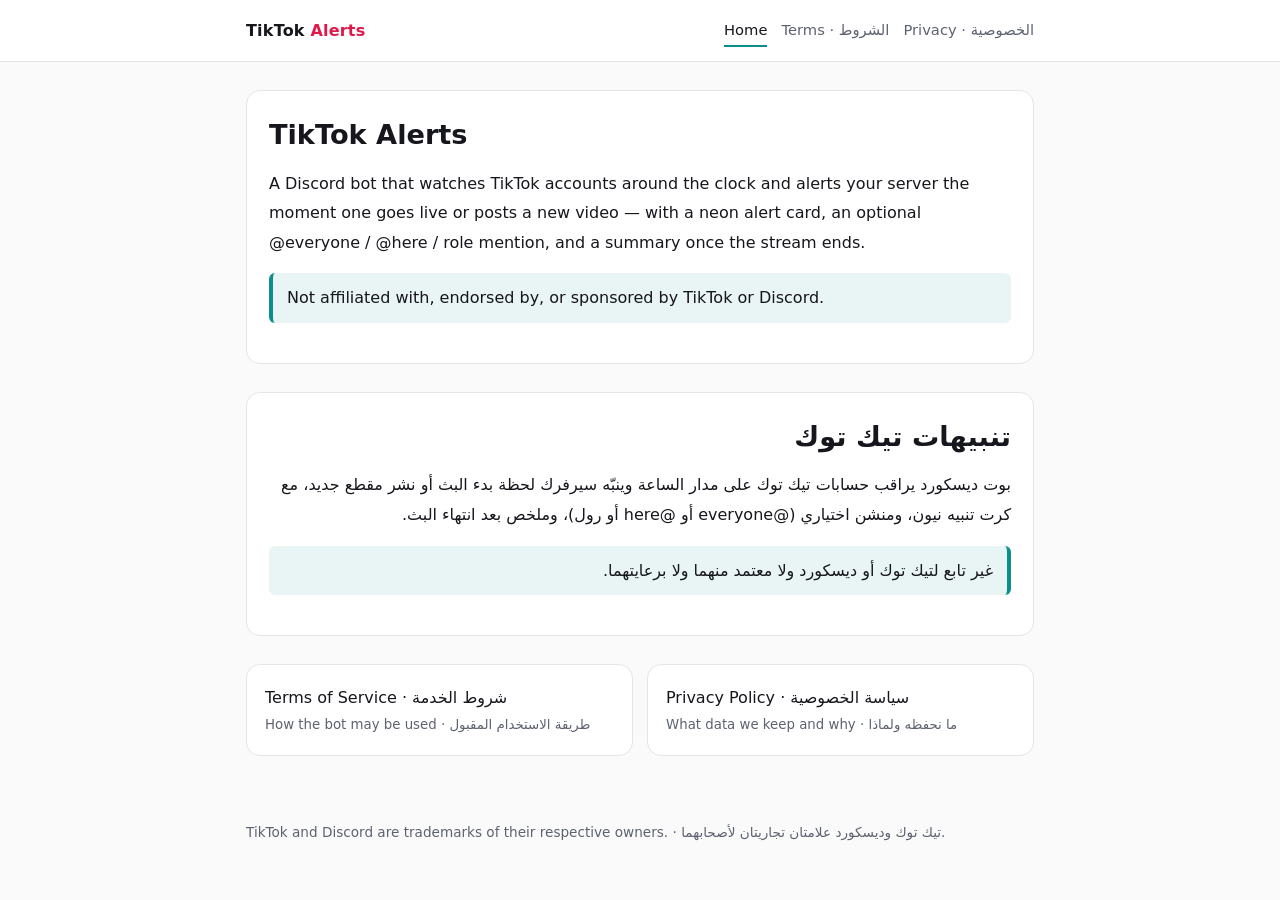
<file: index.html>
<!doctype html>
<html lang="en">
<head>
<meta charset="utf-8">
<meta name="viewport" content="width=device-width, initial-scale=1">
<title>TikTok Alerts — تنبيهات تيك توك</title>
<meta name="description" content="A Discord bot that alerts your server when a TikTok account goes live or posts. بوت ديسكورد ينبّه سيرفرك لما حساب تيك توك يبدأ بث أو ينشر مقطع.">
<link rel="stylesheet" href="style.css">
</head>
<body>
<header class="top"><div class="bar">
  <span class="brand">TikTok <b>Alerts</b></span>
  <nav>
    <a href="index.html" aria-current="page">Home</a>
    <a href="terms-of-service.html">Terms · الشروط</a>
    <a href="privacy-policy.html">Privacy · الخصوصية</a>
  </nav>
</div></header>

<main>
<section class="lang" lang="en" dir="ltr">
<h1>TikTok Alerts</h1>
<p>A Discord bot that watches TikTok accounts around the clock and alerts your server the moment one goes live or posts a new video — with a neon alert card, an optional @everyone / @here / role mention, and a summary once the stream ends.</p>
<p class="note">Not affiliated with, endorsed by, or sponsored by TikTok or Discord.</p>
</section>

<section class="lang" lang="ar" dir="rtl">
<h1>تنبيهات تيك توك</h1>
<p>بوت ديسكورد يراقب حسابات تيك توك على مدار الساعة وينبّه سيرفرك لحظة بدء البث أو نشر مقطع جديد، مع كرت تنبيه نيون، ومنشن اختياري (@everyone أو @here أو رول)، وملخص بعد انتهاء البث.</p>
<p class="note">غير تابع لتيك توك أو ديسكورد ولا معتمد منهما ولا برعايتهما.</p>
</section>

<div class="cards">
  <a href="terms-of-service.html">Terms of Service · شروط الخدمة<small>How the bot may be used · طريقة الاستخدام المقبول</small></a>
  <a href="privacy-policy.html">Privacy Policy · سياسة الخصوصية<small>What data we keep and why · ما نحفظه ولماذا</small></a>
</div>
</main>
<footer>TikTok and Discord are trademarks of their respective owners. · تيك توك وديسكورد علامتان تجاريتان لأصحابهما.</footer>
</body>
</html>
</file>
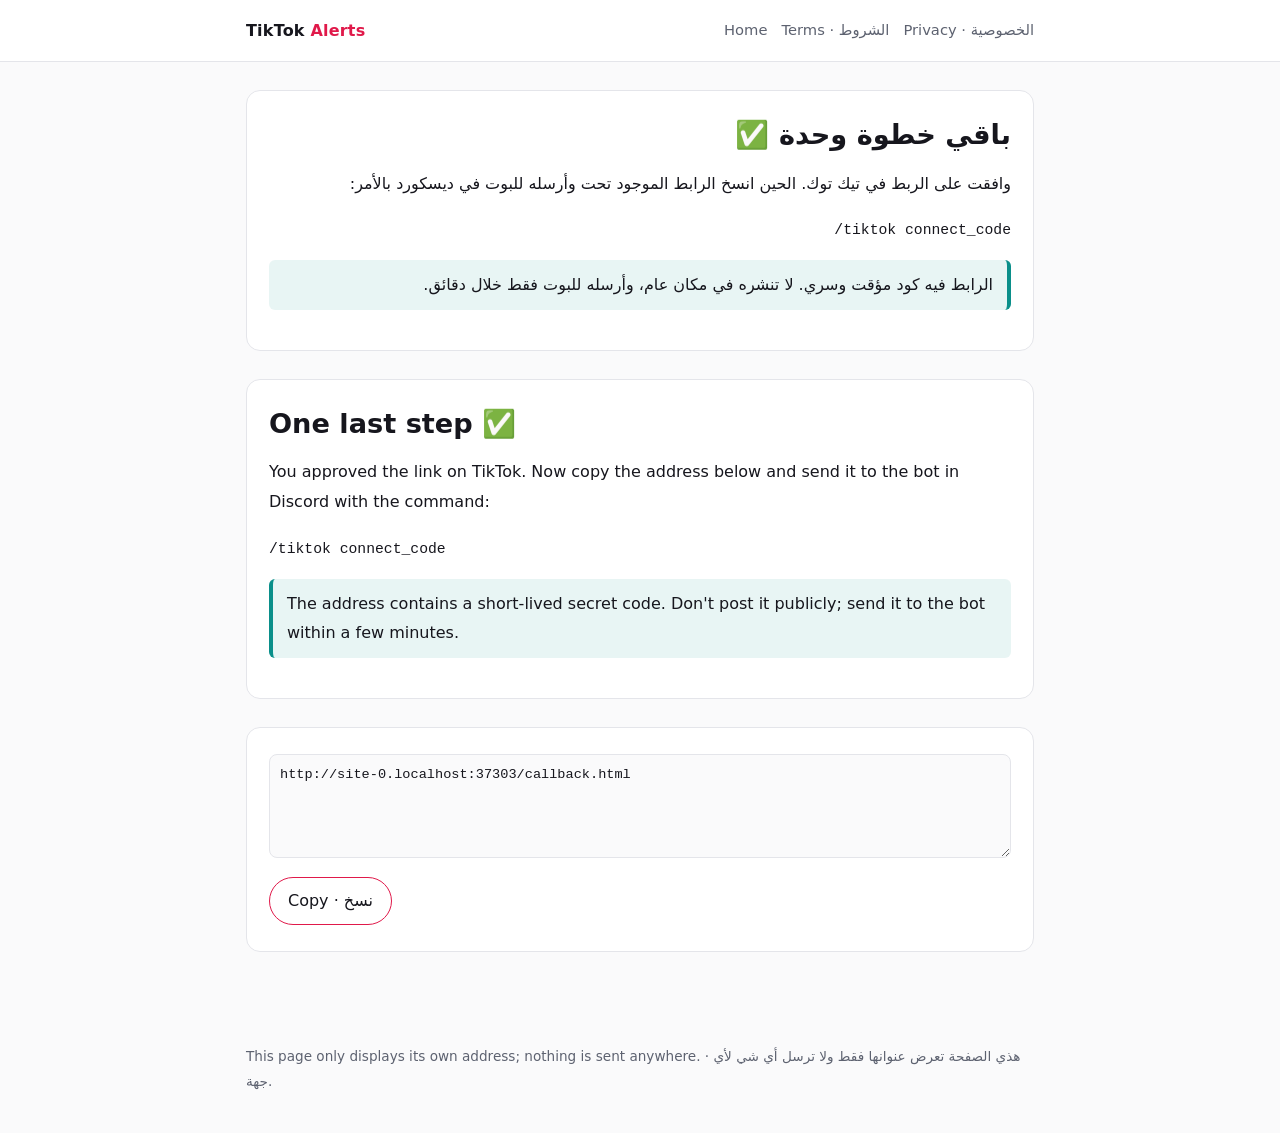
<file: callback.html>
<!doctype html>
<html lang="en">
<head>
<meta charset="utf-8">
<meta name="viewport" content="width=device-width, initial-scale=1">
<meta name="referrer" content="no-referrer">
<meta name="robots" content="noindex">
<title>Almost done · باقي خطوة — TikTok Alerts</title>
<link rel="stylesheet" href="style.css">
<style>
  .copybox { width: 100%; font: .85rem/1.5 ui-monospace, Consolas, monospace; padding: 10px; border: 1px solid var(--line);
             border-radius: 8px; background: var(--bg); color: var(--fg); direction: ltr; text-align: left; resize: vertical; }
  button { margin-top: 10px; font: inherit; padding: 8px 18px; border-radius: 999px; border: 1px solid var(--pink);
           background: transparent; color: var(--fg); cursor: pointer; }
  button:hover { background: var(--pink); color: #fff; }
  #done { display: none; margin-inline-start: 10px; color: var(--cyan); }
</style>
</head>
<body>
<header class="top"><div class="bar">
  <span class="brand">TikTok <b>Alerts</b></span>
  <nav>
    <a href="index.html">Home</a>
    <a href="terms-of-service.html">Terms · الشروط</a>
    <a href="privacy-policy.html">Privacy · الخصوصية</a>
  </nav>
</div></header>

<main>
<section class="lang" lang="ar" dir="rtl">
  <h1>باقي خطوة وحدة ✅</h1>
  <p>وافقت على الربط في تيك توك. الحين انسخ الرابط الموجود تحت وأرسله للبوت في ديسكورد بالأمر:</p>
  <p><code>/tiktok connect_code</code></p>
  <p class="note">الرابط فيه كود مؤقت وسري. لا تنشره في مكان عام، وأرسله للبوت فقط خلال دقائق.</p>
</section>

<section class="lang" lang="en" dir="ltr">
  <h1>One last step ✅</h1>
  <p>You approved the link on TikTok. Now copy the address below and send it to the bot in Discord with the command:</p>
  <p><code>/tiktok connect_code</code></p>
  <p class="note">The address contains a short-lived secret code. Don't post it publicly; send it to the bot within a few minutes.</p>
</section>

<section class="lang" lang="en" dir="ltr">
  <textarea class="copybox" id="url" rows="4" readonly aria-label="Address to copy"></textarea>
  <button type="button" id="copy">Copy · نسخ</button><span id="done">✔</span>
  <noscript><p>JavaScript is off: copy the whole address from your browser's address bar. · انسخ الرابط كامل من شريط العنوان.</p></noscript>
</section>
</main>
<footer>This page only displays its own address; nothing is sent anywhere. · هذي الصفحة تعرض عنوانها فقط ولا ترسل أي شي لأي جهة.</footer>
<script>
  var box = document.getElementById("url");
  box.value = location.href;
  document.getElementById("copy").addEventListener("click", function () {
    box.select();
    var ok = false;
    try { ok = document.execCommand("copy"); } catch (e) {}
    if (!ok && navigator.clipboard) { navigator.clipboard.writeText(box.value); ok = true; }
    document.getElementById("done").style.display = ok ? "inline" : "none";
  });
</script>
</body>
</html>
</file>
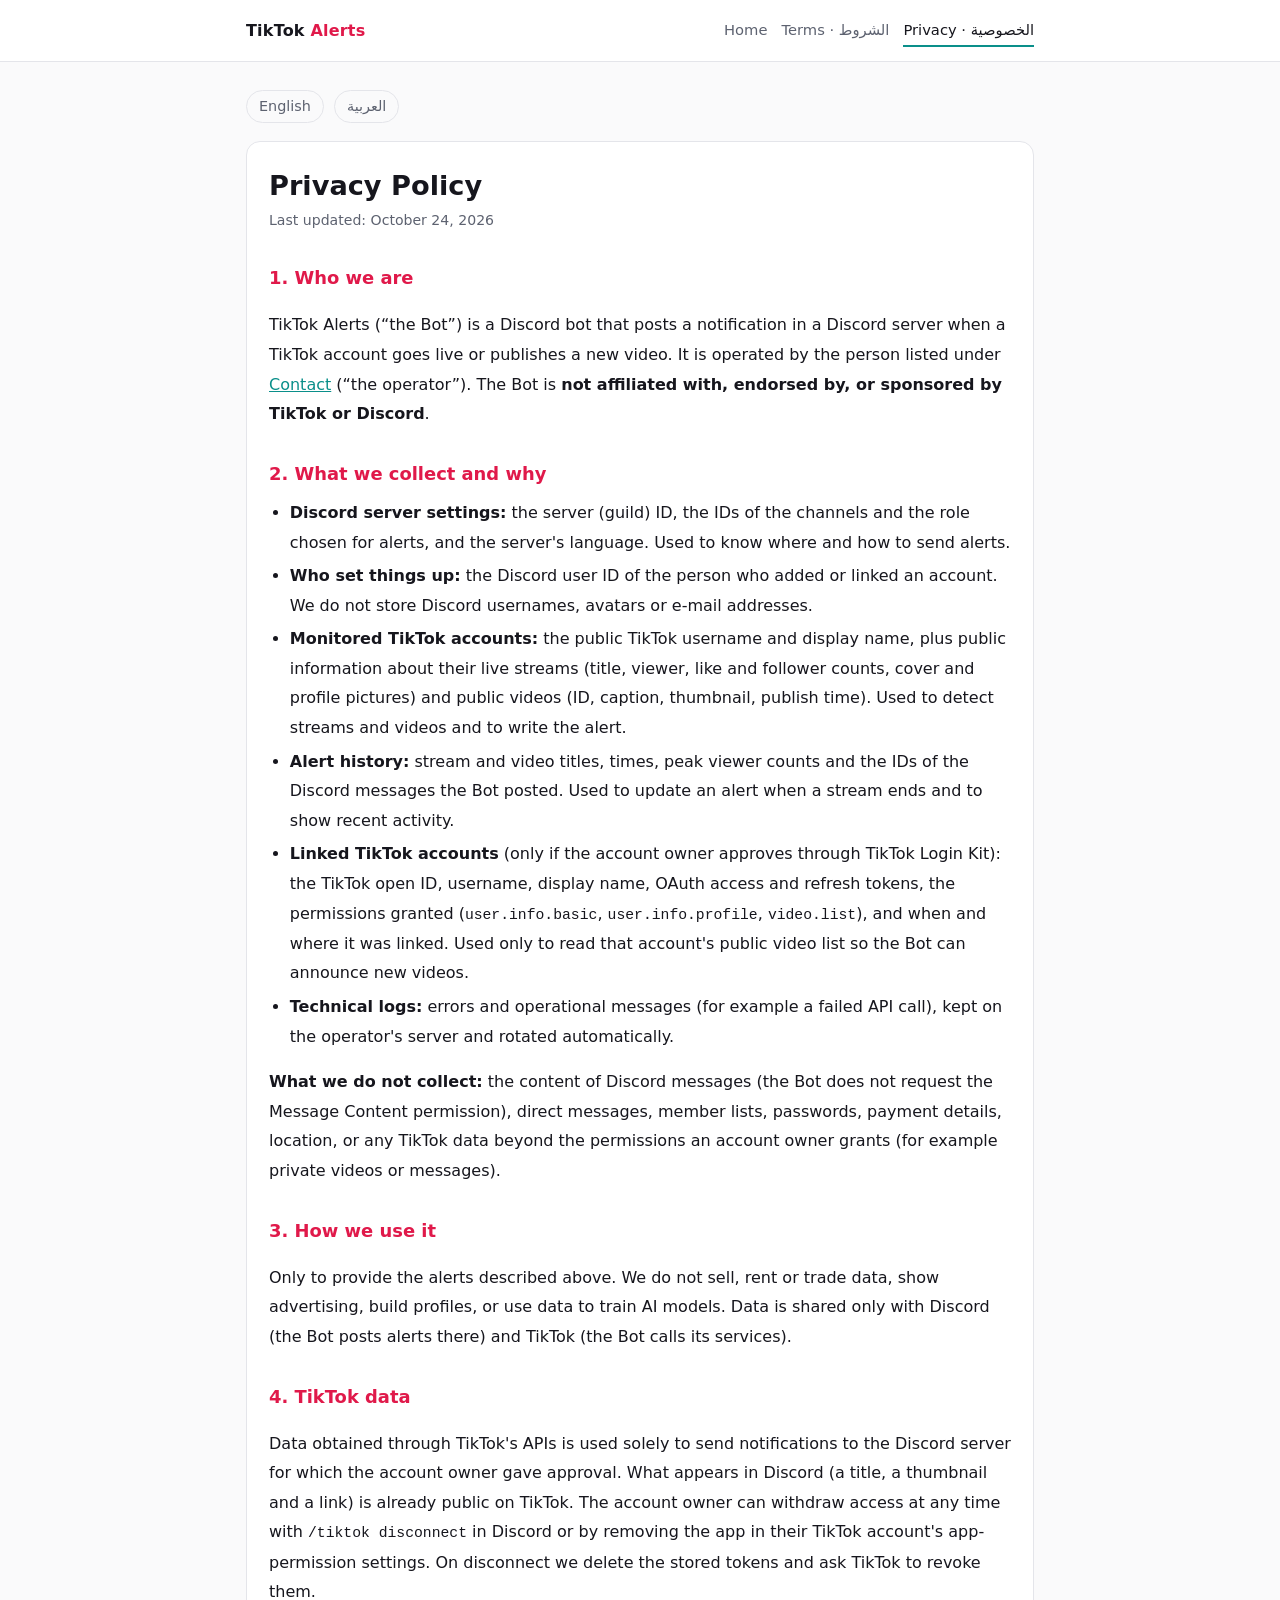
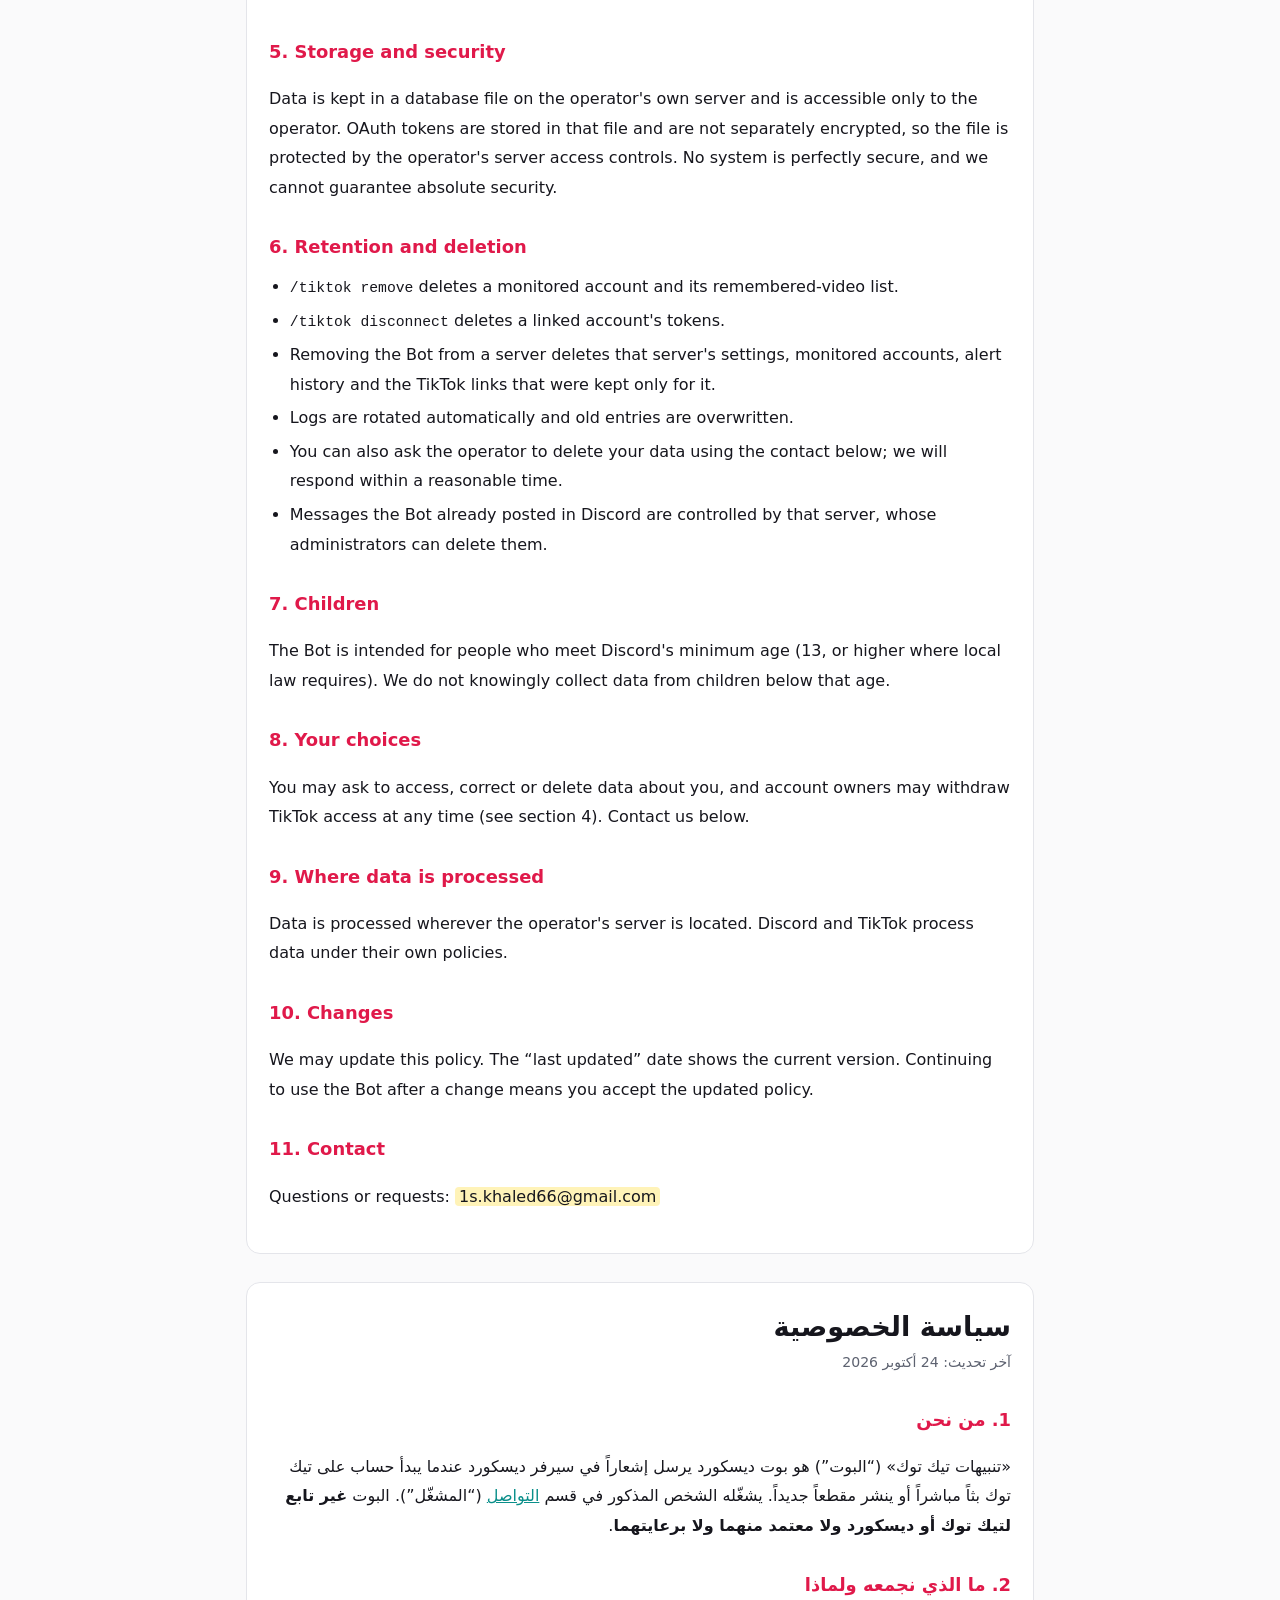
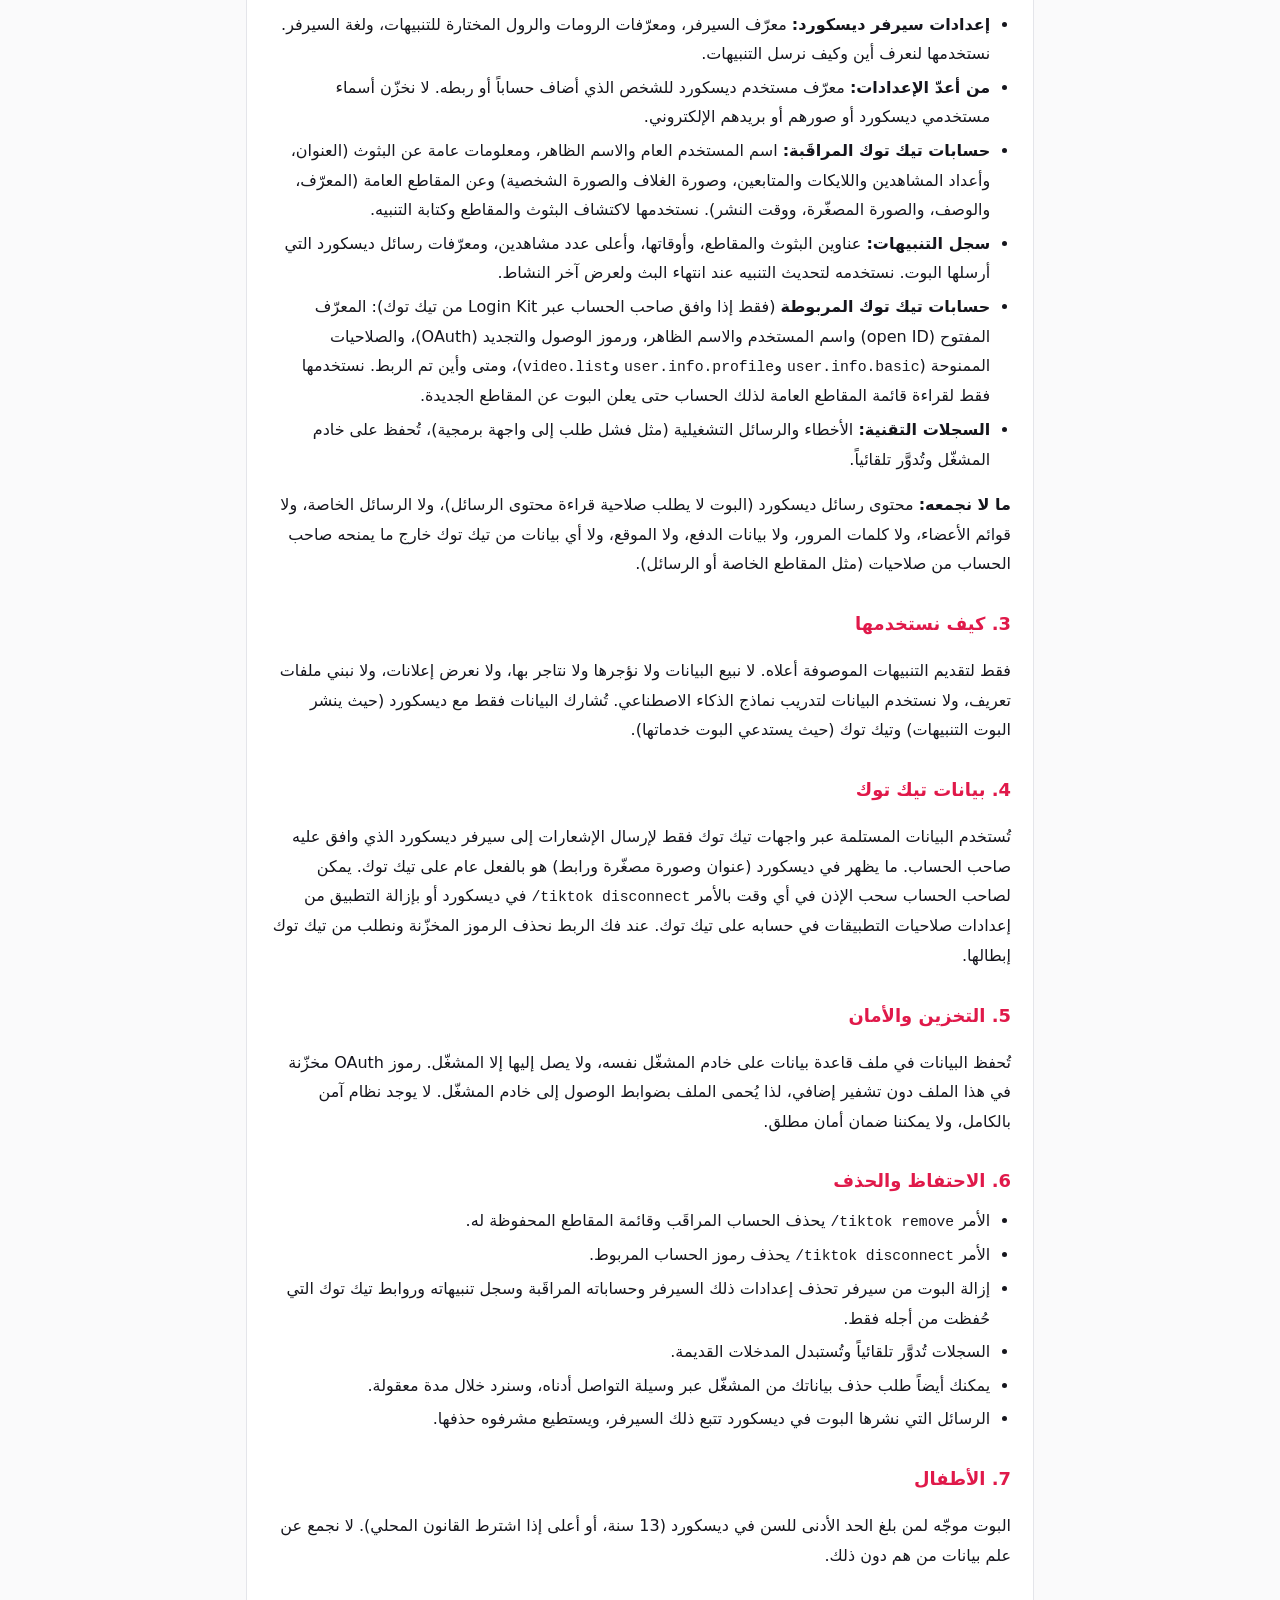
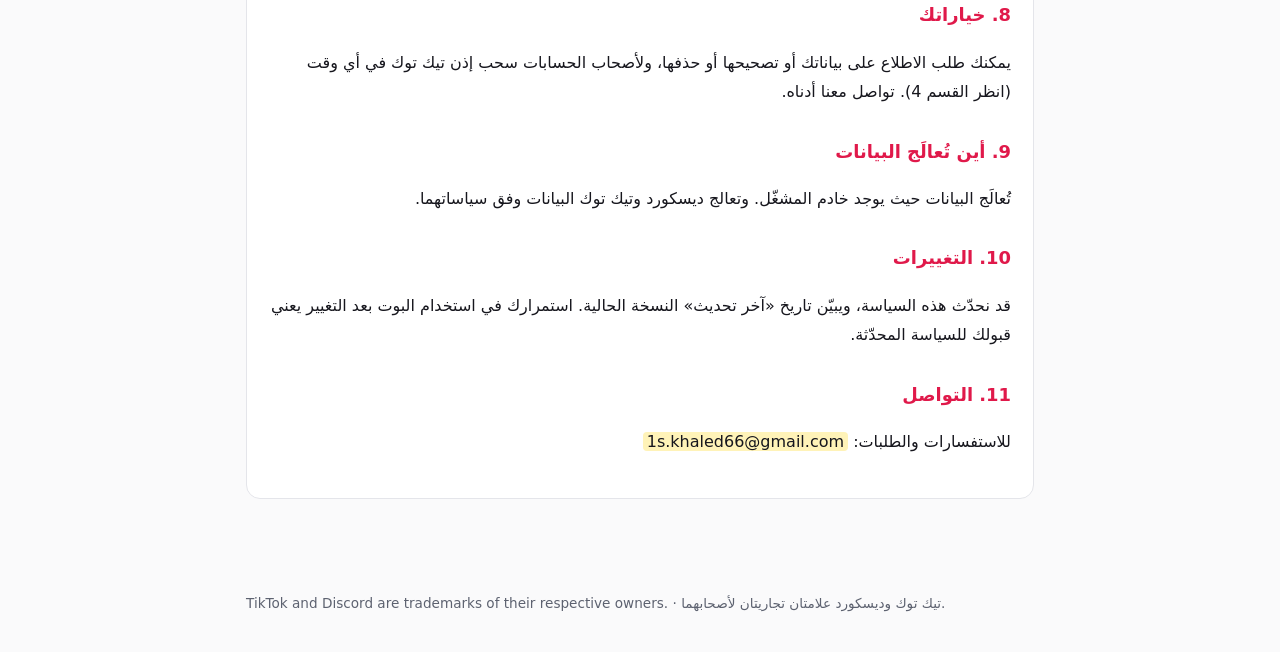
<file: privacy-policy.html>
<!doctype html>
<html lang="en">
<head>
<meta charset="utf-8">
<meta name="viewport" content="width=device-width, initial-scale=1">
<title>Privacy Policy · سياسة الخصوصية — TikTok Alerts</title>
<meta name="description" content="Privacy Policy for the TikTok Alerts Discord bot. سياسة الخصوصية لبوت تنبيهات تيك توك.">
<link rel="stylesheet" href="style.css">
</head>
<body>
<header class="top"><div class="bar">
  <span class="brand">TikTok <b>Alerts</b></span>
  <nav>
    <a href="index.html">Home</a>
    <a href="terms-of-service.html">Terms · الشروط</a>
    <a href="privacy-policy.html" aria-current="page">Privacy · الخصوصية</a>
  </nav>
</div></header>

<main>
<div class="langs"><a href="#en">English</a><a href="#ar">العربية</a></div>

<section class="lang" id="en" lang="en" dir="ltr">
<h1>Privacy Policy</h1>
<p class="updated">Last updated: October 24, 2026</p>

<h2>1. Who we are</h2>
<p>TikTok Alerts (“the Bot”) is a Discord bot that posts a notification in a Discord server when a TikTok account goes live or publishes a new video. It is operated by the person listed under <a href="#contact-en">Contact</a> (“the operator”). The Bot is <strong>not affiliated with, endorsed by, or sponsored by TikTok or Discord</strong>.</p>

<h2>2. What we collect and why</h2>
<ul>
  <li><strong>Discord server settings:</strong> the server (guild) ID, the IDs of the channels and the role chosen for alerts, and the server's language. Used to know where and how to send alerts.</li>
  <li><strong>Who set things up:</strong> the Discord user ID of the person who added or linked an account. We do not store Discord usernames, avatars or e-mail addresses.</li>
  <li><strong>Monitored TikTok accounts:</strong> the public TikTok username and display name, plus public information about their live streams (title, viewer, like and follower counts, cover and profile pictures) and public videos (ID, caption, thumbnail, publish time). Used to detect streams and videos and to write the alert.</li>
  <li><strong>Alert history:</strong> stream and video titles, times, peak viewer counts and the IDs of the Discord messages the Bot posted. Used to update an alert when a stream ends and to show recent activity.</li>
  <li><strong>Linked TikTok accounts</strong> (only if the account owner approves through TikTok Login Kit): the TikTok open ID, username, display name, OAuth access and refresh tokens, the permissions granted (<code>user.info.basic</code>, <code>user.info.profile</code>, <code>video.list</code>), and when and where it was linked. Used only to read that account's public video list so the Bot can announce new videos.</li>
  <li><strong>Technical logs:</strong> errors and operational messages (for example a failed API call), kept on the operator's server and rotated automatically.</li>
</ul>
<p><strong>What we do not collect:</strong> the content of Discord messages (the Bot does not request the Message Content permission), direct messages, member lists, passwords, payment details, location, or any TikTok data beyond the permissions an account owner grants (for example private videos or messages).</p>

<h2>3. How we use it</h2>
<p>Only to provide the alerts described above. We do not sell, rent or trade data, show advertising, build profiles, or use data to train AI models. Data is shared only with Discord (the Bot posts alerts there) and TikTok (the Bot calls its services).</p>

<h2>4. TikTok data</h2>
<p>Data obtained through TikTok's APIs is used solely to send notifications to the Discord server for which the account owner gave approval. What appears in Discord (a title, a thumbnail and a link) is already public on TikTok. The account owner can withdraw access at any time with <code>/tiktok disconnect</code> in Discord or by removing the app in their TikTok account's app-permission settings. On disconnect we delete the stored tokens and ask TikTok to revoke them.</p>

<h2>5. Storage and security</h2>
<p>Data is kept in a database file on the operator's own server and is accessible only to the operator. OAuth tokens are stored in that file and are not separately encrypted, so the file is protected by the operator's server access controls. No system is perfectly secure, and we cannot guarantee absolute security.</p>

<h2>6. Retention and deletion</h2>
<ul>
  <li><code>/tiktok remove</code> deletes a monitored account and its remembered-video list.</li>
  <li><code>/tiktok disconnect</code> deletes a linked account's tokens.</li>
  <li>Removing the Bot from a server deletes that server's settings, monitored accounts, alert history and the TikTok links that were kept only for it.</li>
  <li>Logs are rotated automatically and old entries are overwritten.</li>
  <li>You can also ask the operator to delete your data using the contact below; we will respond within a reasonable time.</li>
  <li>Messages the Bot already posted in Discord are controlled by that server, whose administrators can delete them.</li>
</ul>

<h2>7. Children</h2>
<p>The Bot is intended for people who meet Discord's minimum age (13, or higher where local law requires). We do not knowingly collect data from children below that age.</p>

<h2>8. Your choices</h2>
<p>You may ask to access, correct or delete data about you, and account owners may withdraw TikTok access at any time (see section 4). Contact us below.</p>

<h2>9. Where data is processed</h2>
<p>Data is processed wherever the operator's server is located. Discord and TikTok process data under their own policies.</p>

<h2>10. Changes</h2>
<p>We may update this policy. The “last updated” date shows the current version. Continuing to use the Bot after a change means you accept the updated policy.</p>

<h2 id="contact-en">11. Contact</h2>
<p>Questions or requests: <span class="contact">1s.khaled66@gmail.com</span></p>
</section>

<section class="lang" id="ar" lang="ar" dir="rtl">
<h1>سياسة الخصوصية</h1>
<p class="updated">آخر تحديث: 24 أكتوبر 2026</p>

<h2>1. من نحن</h2>
<p>«تنبيهات تيك توك» (“البوت”) هو بوت ديسكورد يرسل إشعاراً في سيرفر ديسكورد عندما يبدأ حساب على تيك توك بثاً مباشراً أو ينشر مقطعاً جديداً. يشغّله الشخص المذكور في قسم <a href="#contact-ar">التواصل</a> (“المشغّل”). البوت <strong>غير تابع لتيك توك أو ديسكورد ولا معتمد منهما ولا برعايتهما</strong>.</p>

<h2>2. ما الذي نجمعه ولماذا</h2>
<ul>
  <li><strong>إعدادات سيرفر ديسكورد:</strong> معرّف السيرفر، ومعرّفات الرومات والرول المختارة للتنبيهات، ولغة السيرفر. نستخدمها لنعرف أين وكيف نرسل التنبيهات.</li>
  <li><strong>من أعدّ الإعدادات:</strong> معرّف مستخدم ديسكورد للشخص الذي أضاف حساباً أو ربطه. لا نخزّن أسماء مستخدمي ديسكورد أو صورهم أو بريدهم الإلكتروني.</li>
  <li><strong>حسابات تيك توك المراقَبة:</strong> اسم المستخدم العام والاسم الظاهر، ومعلومات عامة عن البثوث (العنوان، وأعداد المشاهدين واللايكات والمتابعين، وصورة الغلاف والصورة الشخصية) وعن المقاطع العامة (المعرّف، والوصف، والصورة المصغّرة، ووقت النشر). نستخدمها لاكتشاف البثوث والمقاطع وكتابة التنبيه.</li>
  <li><strong>سجل التنبيهات:</strong> عناوين البثوث والمقاطع، وأوقاتها، وأعلى عدد مشاهدين، ومعرّفات رسائل ديسكورد التي أرسلها البوت. نستخدمه لتحديث التنبيه عند انتهاء البث ولعرض آخر النشاط.</li>
  <li><strong>حسابات تيك توك المربوطة</strong> (فقط إذا وافق صاحب الحساب عبر Login Kit من تيك توك): المعرّف المفتوح (open ID) واسم المستخدم والاسم الظاهر، ورموز الوصول والتجديد (OAuth)، والصلاحيات الممنوحة (<code>user.info.basic</code> و<code>user.info.profile</code> و<code>video.list</code>)، ومتى وأين تم الربط. نستخدمها فقط لقراءة قائمة المقاطع العامة لذلك الحساب حتى يعلن البوت عن المقاطع الجديدة.</li>
  <li><strong>السجلات التقنية:</strong> الأخطاء والرسائل التشغيلية (مثل فشل طلب إلى واجهة برمجية)، تُحفظ على خادم المشغّل وتُدوَّر تلقائياً.</li>
</ul>
<p><strong>ما لا نجمعه:</strong> محتوى رسائل ديسكورد (البوت لا يطلب صلاحية قراءة محتوى الرسائل)، ولا الرسائل الخاصة، ولا قوائم الأعضاء، ولا كلمات المرور، ولا بيانات الدفع، ولا الموقع، ولا أي بيانات من تيك توك خارج ما يمنحه صاحب الحساب من صلاحيات (مثل المقاطع الخاصة أو الرسائل).</p>

<h2>3. كيف نستخدمها</h2>
<p>فقط لتقديم التنبيهات الموصوفة أعلاه. لا نبيع البيانات ولا نؤجرها ولا نتاجر بها، ولا نعرض إعلانات، ولا نبني ملفات تعريف، ولا نستخدم البيانات لتدريب نماذج الذكاء الاصطناعي. تُشارك البيانات فقط مع ديسكورد (حيث ينشر البوت التنبيهات) وتيك توك (حيث يستدعي البوت خدماتها).</p>

<h2>4. بيانات تيك توك</h2>
<p>تُستخدم البيانات المستلمة عبر واجهات تيك توك فقط لإرسال الإشعارات إلى سيرفر ديسكورد الذي وافق عليه صاحب الحساب. ما يظهر في ديسكورد (عنوان وصورة مصغّرة ورابط) هو بالفعل عام على تيك توك. يمكن لصاحب الحساب سحب الإذن في أي وقت بالأمر <code>/tiktok disconnect</code> في ديسكورد أو بإزالة التطبيق من إعدادات صلاحيات التطبيقات في حسابه على تيك توك. عند فك الربط نحذف الرموز المخزّنة ونطلب من تيك توك إبطالها.</p>

<h2>5. التخزين والأمان</h2>
<p>تُحفظ البيانات في ملف قاعدة بيانات على خادم المشغّل نفسه، ولا يصل إليها إلا المشغّل. رموز OAuth مخزّنة في هذا الملف دون تشفير إضافي، لذا يُحمى الملف بضوابط الوصول إلى خادم المشغّل. لا يوجد نظام آمن بالكامل، ولا يمكننا ضمان أمان مطلق.</p>

<h2>6. الاحتفاظ والحذف</h2>
<ul>
  <li>الأمر <code>/tiktok remove</code> يحذف الحساب المراقَب وقائمة المقاطع المحفوظة له.</li>
  <li>الأمر <code>/tiktok disconnect</code> يحذف رموز الحساب المربوط.</li>
  <li>إزالة البوت من سيرفر تحذف إعدادات ذلك السيرفر وحساباته المراقَبة وسجل تنبيهاته وروابط تيك توك التي حُفظت من أجله فقط.</li>
  <li>السجلات تُدوَّر تلقائياً وتُستبدل المدخلات القديمة.</li>
  <li>يمكنك أيضاً طلب حذف بياناتك من المشغّل عبر وسيلة التواصل أدناه، وسنرد خلال مدة معقولة.</li>
  <li>الرسائل التي نشرها البوت في ديسكورد تتبع ذلك السيرفر، ويستطيع مشرفوه حذفها.</li>
</ul>

<h2>7. الأطفال</h2>
<p>البوت موجّه لمن بلغ الحد الأدنى للسن في ديسكورد (13 سنة، أو أعلى إذا اشترط القانون المحلي). لا نجمع عن علم بيانات من هم دون ذلك.</p>

<h2>8. خياراتك</h2>
<p>يمكنك طلب الاطلاع على بياناتك أو تصحيحها أو حذفها، ولأصحاب الحسابات سحب إذن تيك توك في أي وقت (انظر القسم 4). تواصل معنا أدناه.</p>

<h2>9. أين تُعالَج البيانات</h2>
<p>تُعالَج البيانات حيث يوجد خادم المشغّل. وتعالج ديسكورد وتيك توك البيانات وفق سياساتهما.</p>

<h2>10. التغييرات</h2>
<p>قد نحدّث هذه السياسة، ويبيّن تاريخ «آخر تحديث» النسخة الحالية. استمرارك في استخدام البوت بعد التغيير يعني قبولك للسياسة المحدّثة.</p>

<h2 id="contact-ar">11. التواصل</h2>
<p>للاستفسارات والطلبات: <span class="contact">1s.khaled66@gmail.com</span></p>
</section>
</main>
<footer>TikTok and Discord are trademarks of their respective owners. · تيك توك وديسكورد علامتان تجاريتان لأصحابهما.</footer>
</body>
</html>
</file>
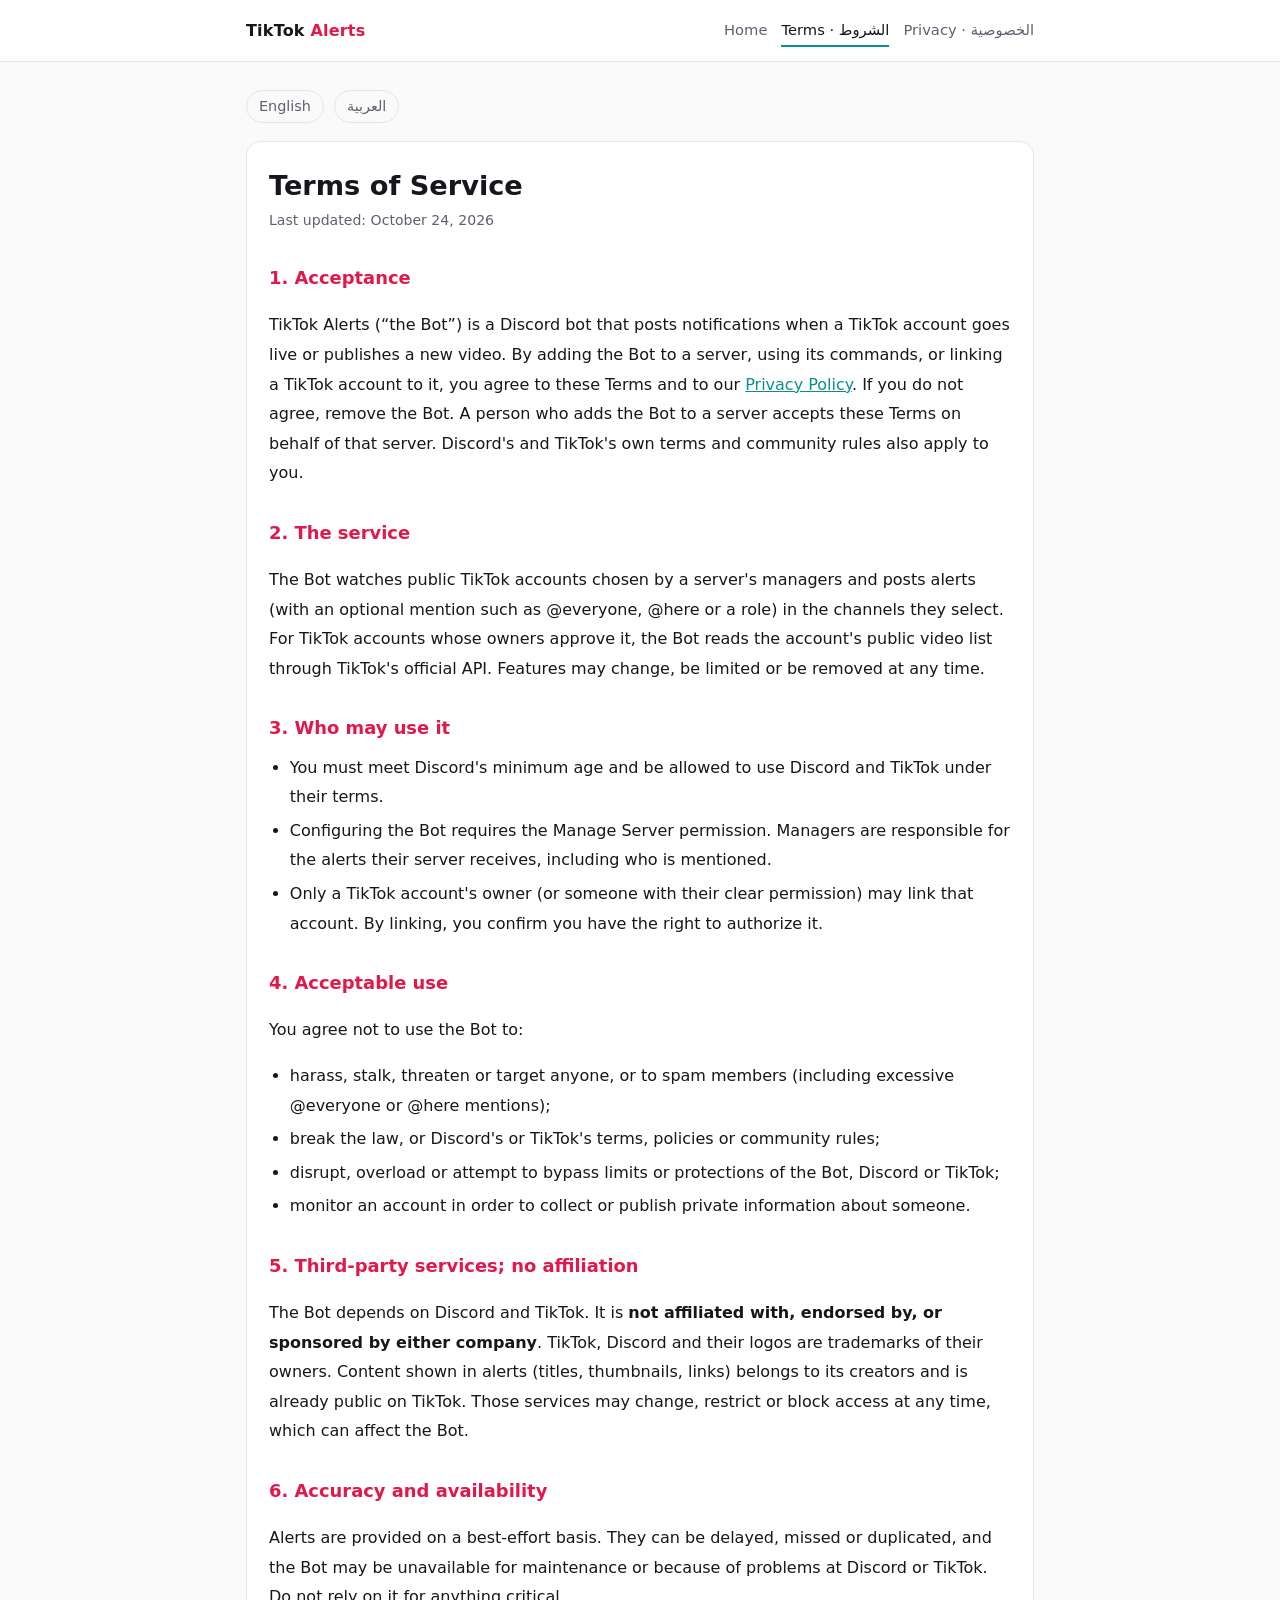
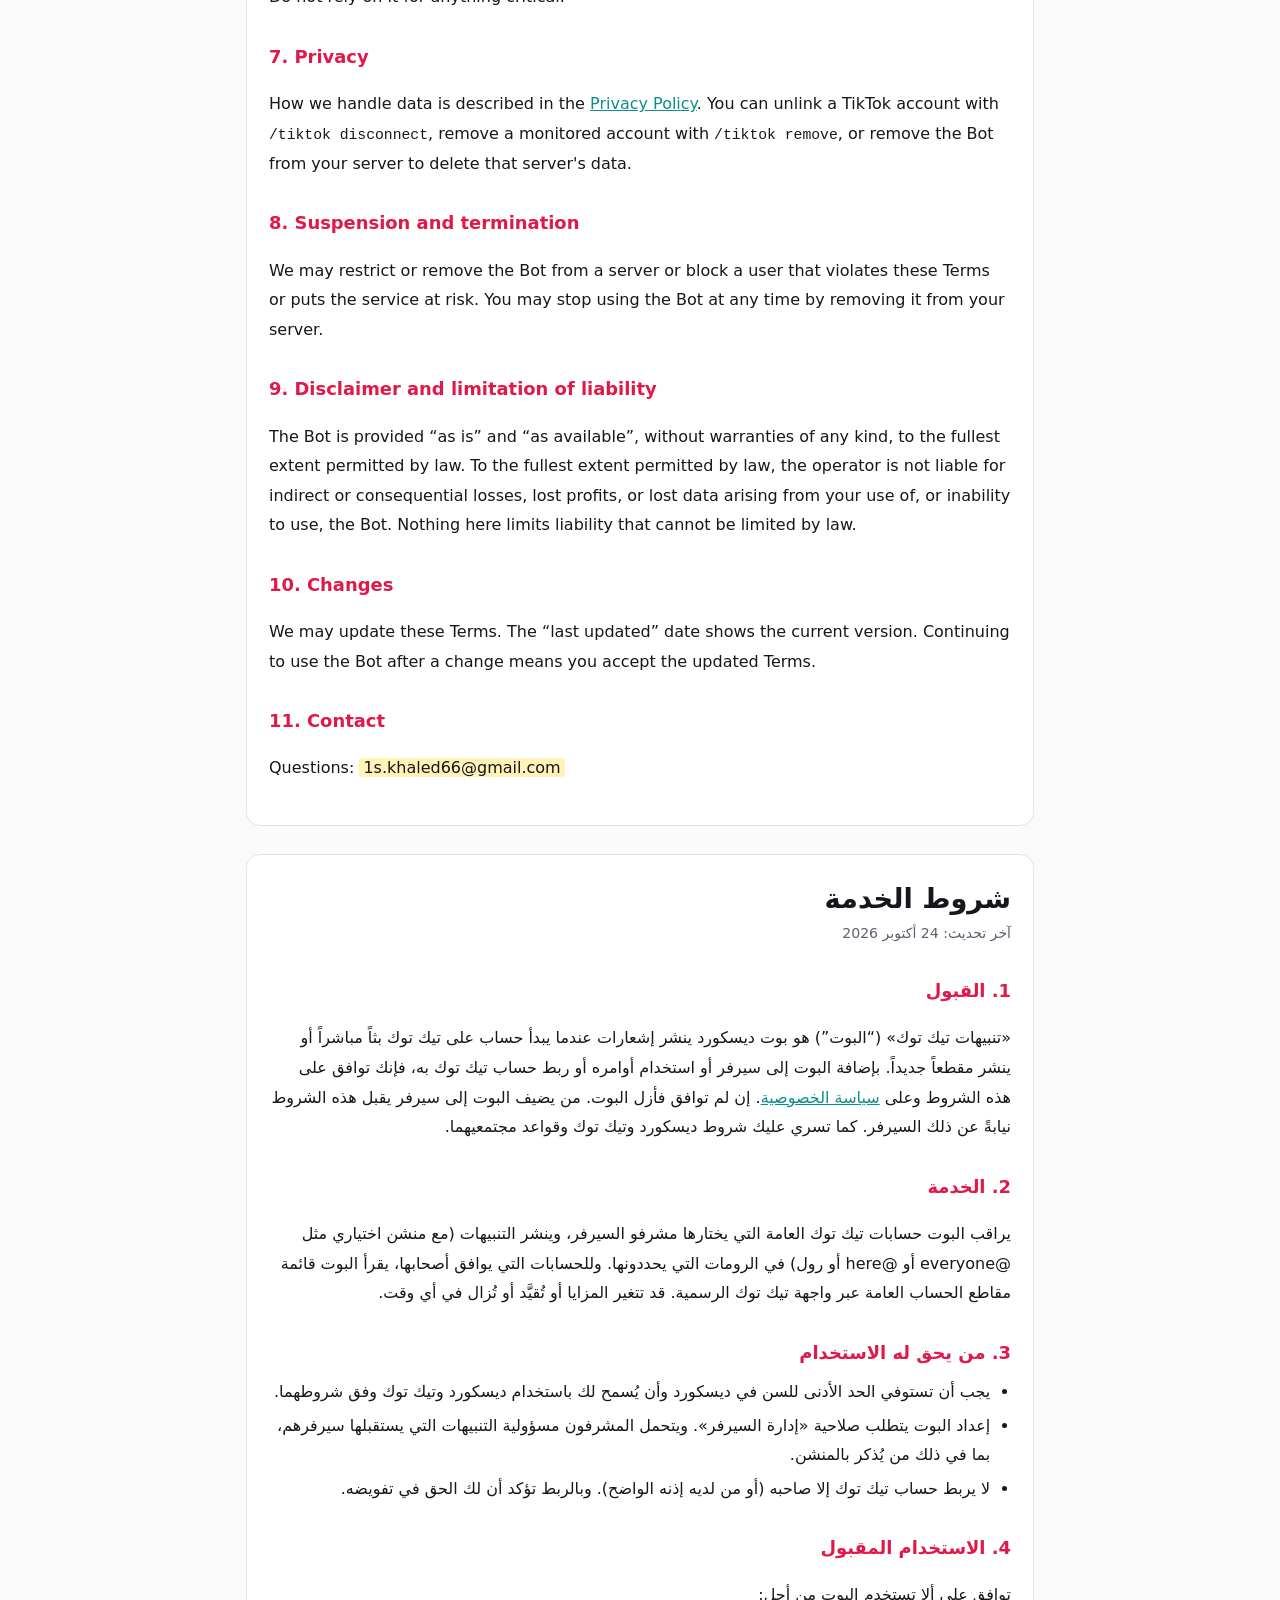
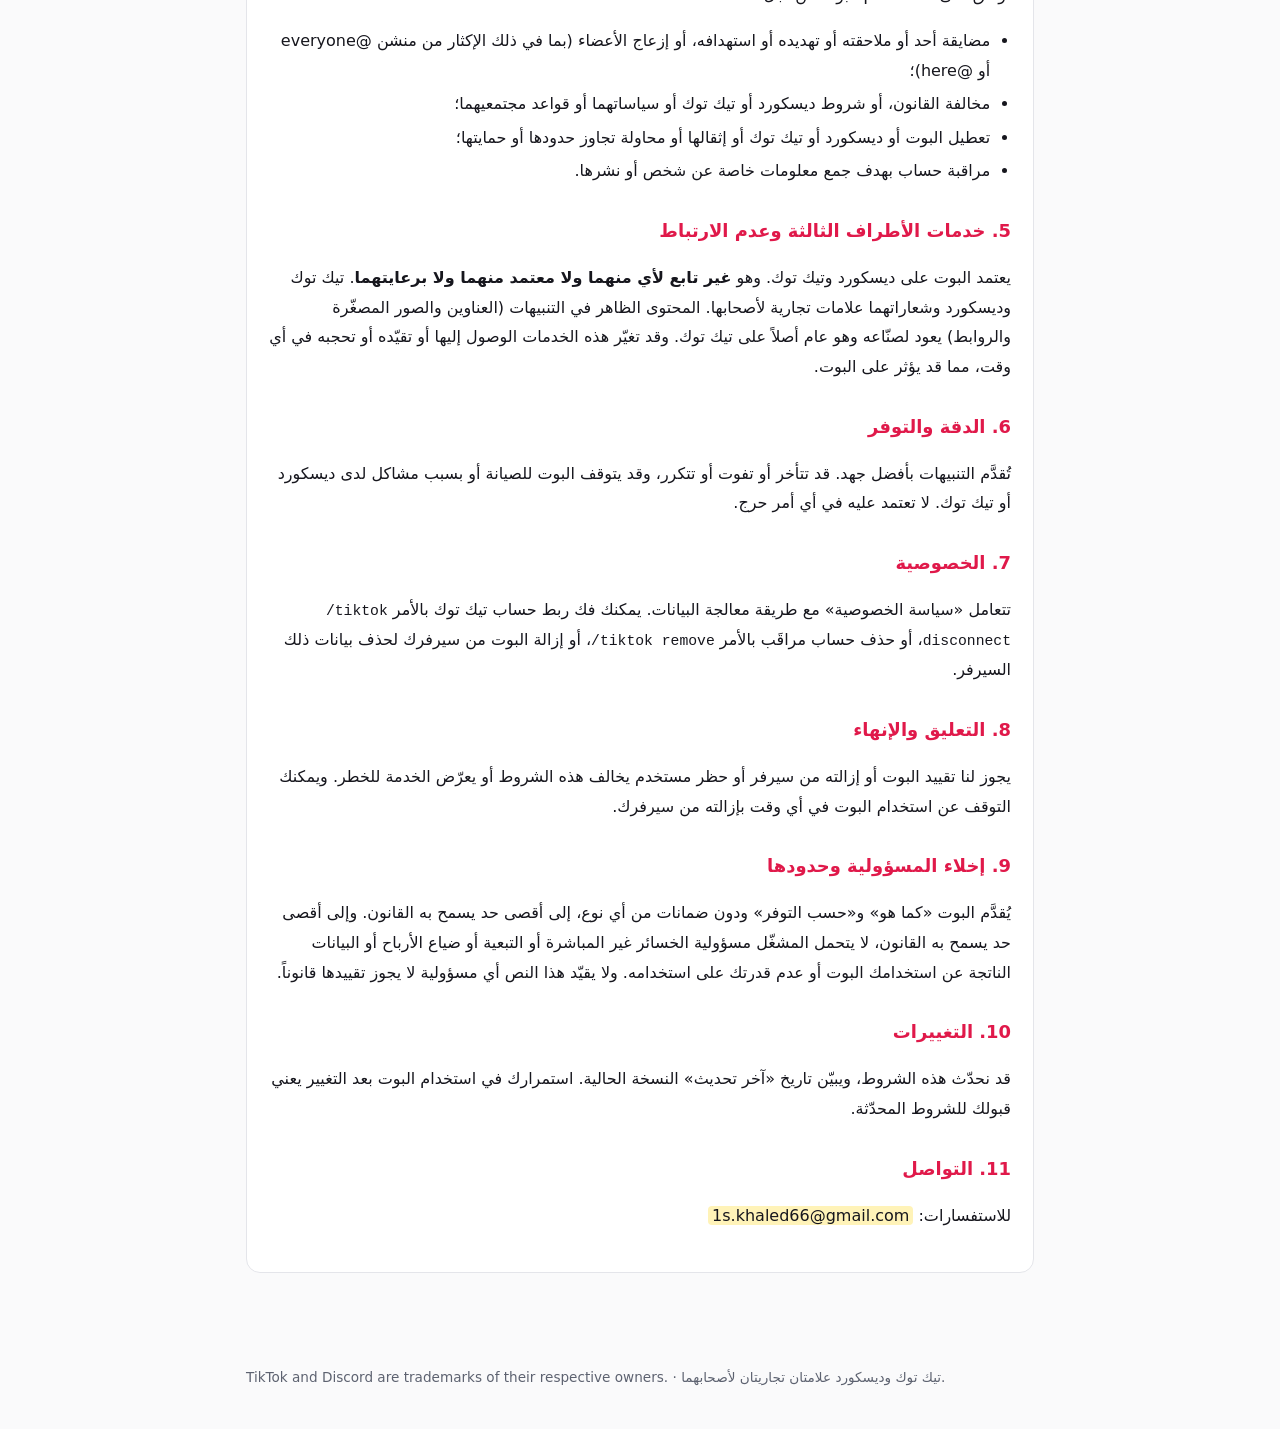
<file: terms-of-service.html>
<!doctype html>
<html lang="en">
<head>
<meta charset="utf-8">
<meta name="viewport" content="width=device-width, initial-scale=1">
<title>Terms of Service · شروط الخدمة — TikTok Alerts</title>
<meta name="description" content="Terms of Service for the TikTok Alerts Discord bot. شروط الخدمة لبوت تنبيهات تيك توك.">
<link rel="stylesheet" href="style.css">
</head>
<body>
<header class="top"><div class="bar">
  <span class="brand">TikTok <b>Alerts</b></span>
  <nav>
    <a href="index.html">Home</a>
    <a href="terms-of-service.html" aria-current="page">Terms · الشروط</a>
    <a href="privacy-policy.html">Privacy · الخصوصية</a>
  </nav>
</div></header>

<main>
<div class="langs"><a href="#en">English</a><a href="#ar">العربية</a></div>

<section class="lang" id="en" lang="en" dir="ltr">
<h1>Terms of Service</h1>
<p class="updated">Last updated: October 24, 2026</p>

<h2>1. Acceptance</h2>
<p>TikTok Alerts (“the Bot”) is a Discord bot that posts notifications when a TikTok account goes live or publishes a new video. By adding the Bot to a server, using its commands, or linking a TikTok account to it, you agree to these Terms and to our <a href="privacy-policy.html#en">Privacy Policy</a>. If you do not agree, remove the Bot. A person who adds the Bot to a server accepts these Terms on behalf of that server. Discord's and TikTok's own terms and community rules also apply to you.</p>

<h2>2. The service</h2>
<p>The Bot watches public TikTok accounts chosen by a server's managers and posts alerts (with an optional mention such as @everyone, @here or a role) in the channels they select. For TikTok accounts whose owners approve it, the Bot reads the account's public video list through TikTok's official API. Features may change, be limited or be removed at any time.</p>

<h2>3. Who may use it</h2>
<ul>
  <li>You must meet Discord's minimum age and be allowed to use Discord and TikTok under their terms.</li>
  <li>Configuring the Bot requires the Manage Server permission. Managers are responsible for the alerts their server receives, including who is mentioned.</li>
  <li>Only a TikTok account's owner (or someone with their clear permission) may link that account. By linking, you confirm you have the right to authorize it.</li>
</ul>

<h2>4. Acceptable use</h2>
<p>You agree not to use the Bot to:</p>
<ul>
  <li>harass, stalk, threaten or target anyone, or to spam members (including excessive @everyone or @here mentions);</li>
  <li>break the law, or Discord's or TikTok's terms, policies or community rules;</li>
  <li>disrupt, overload or attempt to bypass limits or protections of the Bot, Discord or TikTok;</li>
  <li>monitor an account in order to collect or publish private information about someone.</li>
</ul>

<h2>5. Third-party services; no affiliation</h2>
<p>The Bot depends on Discord and TikTok. It is <strong>not affiliated with, endorsed by, or sponsored by either company</strong>. TikTok, Discord and their logos are trademarks of their owners. Content shown in alerts (titles, thumbnails, links) belongs to its creators and is already public on TikTok. Those services may change, restrict or block access at any time, which can affect the Bot.</p>

<h2>6. Accuracy and availability</h2>
<p>Alerts are provided on a best-effort basis. They can be delayed, missed or duplicated, and the Bot may be unavailable for maintenance or because of problems at Discord or TikTok. Do not rely on it for anything critical.</p>

<h2>7. Privacy</h2>
<p>How we handle data is described in the <a href="privacy-policy.html#en">Privacy Policy</a>. You can unlink a TikTok account with <code>/tiktok disconnect</code>, remove a monitored account with <code>/tiktok remove</code>, or remove the Bot from your server to delete that server's data.</p>

<h2>8. Suspension and termination</h2>
<p>We may restrict or remove the Bot from a server or block a user that violates these Terms or puts the service at risk. You may stop using the Bot at any time by removing it from your server.</p>

<h2>9. Disclaimer and limitation of liability</h2>
<p>The Bot is provided “as is” and “as available”, without warranties of any kind, to the fullest extent permitted by law. To the fullest extent permitted by law, the operator is not liable for indirect or consequential losses, lost profits, or lost data arising from your use of, or inability to use, the Bot. Nothing here limits liability that cannot be limited by law.</p>

<h2>10. Changes</h2>
<p>We may update these Terms. The “last updated” date shows the current version. Continuing to use the Bot after a change means you accept the updated Terms.</p>

<h2>11. Contact</h2>
<p>Questions: <span class="contact">1s.khaled66@gmail.com</span></p>
</section>

<section class="lang" id="ar" lang="ar" dir="rtl">
<h1>شروط الخدمة</h1>
<p class="updated">آخر تحديث: 24 أكتوبر 2026</p>

<h2>1. القبول</h2>
<p>«تنبيهات تيك توك» (“البوت”) هو بوت ديسكورد ينشر إشعارات عندما يبدأ حساب على تيك توك بثاً مباشراً أو ينشر مقطعاً جديداً. بإضافة البوت إلى سيرفر أو استخدام أوامره أو ربط حساب تيك توك به، فإنك توافق على هذه الشروط وعلى <a href="privacy-policy.html#ar">سياسة الخصوصية</a>. إن لم توافق فأزل البوت. من يضيف البوت إلى سيرفر يقبل هذه الشروط نيابةً عن ذلك السيرفر. كما تسري عليك شروط ديسكورد وتيك توك وقواعد مجتمعيهما.</p>

<h2>2. الخدمة</h2>
<p>يراقب البوت حسابات تيك توك العامة التي يختارها مشرفو السيرفر، وينشر التنبيهات (مع منشن اختياري مثل @everyone أو @here أو رول) في الرومات التي يحددونها. وللحسابات التي يوافق أصحابها، يقرأ البوت قائمة مقاطع الحساب العامة عبر واجهة تيك توك الرسمية. قد تتغير المزايا أو تُقيَّد أو تُزال في أي وقت.</p>

<h2>3. من يحق له الاستخدام</h2>
<ul>
  <li>يجب أن تستوفي الحد الأدنى للسن في ديسكورد وأن يُسمح لك باستخدام ديسكورد وتيك توك وفق شروطهما.</li>
  <li>إعداد البوت يتطلب صلاحية «إدارة السيرفر». ويتحمل المشرفون مسؤولية التنبيهات التي يستقبلها سيرفرهم، بما في ذلك من يُذكر بالمنشن.</li>
  <li>لا يربط حساب تيك توك إلا صاحبه (أو من لديه إذنه الواضح). وبالربط تؤكد أن لك الحق في تفويضه.</li>
</ul>

<h2>4. الاستخدام المقبول</h2>
<p>توافق على ألا تستخدم البوت من أجل:</p>
<ul>
  <li>مضايقة أحد أو ملاحقته أو تهديده أو استهدافه، أو إزعاج الأعضاء (بما في ذلك الإكثار من منشن @everyone أو @here)؛</li>
  <li>مخالفة القانون، أو شروط ديسكورد أو تيك توك أو سياساتهما أو قواعد مجتمعيهما؛</li>
  <li>تعطيل البوت أو ديسكورد أو تيك توك أو إثقالها أو محاولة تجاوز حدودها أو حمايتها؛</li>
  <li>مراقبة حساب بهدف جمع معلومات خاصة عن شخص أو نشرها.</li>
</ul>

<h2>5. خدمات الأطراف الثالثة وعدم الارتباط</h2>
<p>يعتمد البوت على ديسكورد وتيك توك. وهو <strong>غير تابع لأي منهما ولا معتمد منهما ولا برعايتهما</strong>. تيك توك وديسكورد وشعاراتهما علامات تجارية لأصحابها. المحتوى الظاهر في التنبيهات (العناوين والصور المصغّرة والروابط) يعود لصنّاعه وهو عام أصلاً على تيك توك. وقد تغيّر هذه الخدمات الوصول إليها أو تقيّده أو تحجبه في أي وقت، مما قد يؤثر على البوت.</p>

<h2>6. الدقة والتوفر</h2>
<p>تُقدَّم التنبيهات بأفضل جهد. قد تتأخر أو تفوت أو تتكرر، وقد يتوقف البوت للصيانة أو بسبب مشاكل لدى ديسكورد أو تيك توك. لا تعتمد عليه في أي أمر حرج.</p>

<h2>7. الخصوصية</h2>
<p>تتعامل «سياسة الخصوصية» مع طريقة معالجة البيانات. يمكنك فك ربط حساب تيك توك بالأمر <code>/tiktok disconnect</code>، أو حذف حساب مراقَب بالأمر <code>/tiktok remove</code>، أو إزالة البوت من سيرفرك لحذف بيانات ذلك السيرفر.</p>

<h2>8. التعليق والإنهاء</h2>
<p>يجوز لنا تقييد البوت أو إزالته من سيرفر أو حظر مستخدم يخالف هذه الشروط أو يعرّض الخدمة للخطر. ويمكنك التوقف عن استخدام البوت في أي وقت بإزالته من سيرفرك.</p>

<h2>9. إخلاء المسؤولية وحدودها</h2>
<p>يُقدَّم البوت «كما هو» و«حسب التوفر» ودون ضمانات من أي نوع، إلى أقصى حد يسمح به القانون. وإلى أقصى حد يسمح به القانون، لا يتحمل المشغّل مسؤولية الخسائر غير المباشرة أو التبعية أو ضياع الأرباح أو البيانات الناتجة عن استخدامك البوت أو عدم قدرتك على استخدامه. ولا يقيّد هذا النص أي مسؤولية لا يجوز تقييدها قانوناً.</p>

<h2>10. التغييرات</h2>
<p>قد نحدّث هذه الشروط، ويبيّن تاريخ «آخر تحديث» النسخة الحالية. استمرارك في استخدام البوت بعد التغيير يعني قبولك للشروط المحدّثة.</p>

<h2>11. التواصل</h2>
<p>للاستفسارات: <span class="contact">1s.khaled66@gmail.com</span></p>
</section>
</main>
<footer>TikTok and Discord are trademarks of their respective owners. · تيك توك وديسكورد علامتان تجاريتان لأصحابهما.</footer>
</body>
</html>
</file>
<file: style.css>
:root {
  --bg: #fafafb;
  --card: #ffffff;
  --fg: #16161d;
  --mute: #5d6270;
  --line: #e4e5ea;
  --pink: #e0194a;
  --cyan: #0a8f8a;
  --mark: #fff3b8;
}
@media (prefers-color-scheme: dark) {
  :root {
    --bg: #0c0c11;
    --card: #14141b;
    --fg: #f1f1f4;
    --mute: #a3a7b3;
    --line: #272833;
    --pink: #ff4d79;
    --cyan: #25f4ee;
    --mark: #4a4210;
  }
}
* { box-sizing: border-box; }
html { scroll-behavior: smooth; }
body {
  margin: 0;
  background: var(--bg);
  color: var(--fg);
  font: 16px/1.85 system-ui, -apple-system, "Segoe UI", Tahoma, "Noto Sans Arabic", Arial, sans-serif;
}
header.top {
  border-bottom: 1px solid var(--line);
  background: var(--card);
}
header.top .bar {
  max-width: 820px;
  margin: 0 auto;
  padding: 14px 16px;
  display: flex;
  flex-wrap: wrap;
  gap: 8px 18px;
  align-items: center;
  justify-content: space-between;
}
.brand { font-weight: 700; letter-spacing: .2px; }
.brand b { color: var(--pink); }
nav { display: flex; flex-wrap: wrap; gap: 6px 14px; font-size: .92rem; }
nav a { color: var(--mute); text-decoration: none; padding: 2px 0; border-bottom: 2px solid transparent; }
nav a:hover, nav a[aria-current="page"] { color: var(--fg); border-color: var(--cyan); }
main { max-width: 820px; margin: 0 auto; padding: 28px 16px 64px; }
section.lang {
  background: var(--card);
  border: 1px solid var(--line);
  border-radius: 14px;
  padding: 26px 22px;
  margin: 0 0 28px;
}
h1 { font-size: 1.7rem; line-height: 1.3; margin: 0 0 4px; }
h2 { font-size: 1.12rem; margin: 28px 0 6px; color: var(--pink); }
p, li { color: var(--fg); }
.updated { color: var(--mute); font-size: .88rem; margin: 0 0 18px; }
ul { padding-inline-start: 1.3rem; margin: 8px 0; }
li { margin: 4px 0; }
a { color: var(--cyan); }
/* commands like /tiktok disconnect stay left-to-right inside Arabic text */
code { direction: ltr; unicode-bidi: isolate; font-family: ui-monospace, Consolas, monospace; font-size: .92em; }
.note {
  border-inline-start: 4px solid var(--cyan);
  background: color-mix(in srgb, var(--cyan) 9%, transparent);
  padding: 10px 14px;
  border-radius: 6px;
  margin: 14px 0;
}
.contact { background: var(--mark); padding: 0 4px; border-radius: 4px; }
.langs { display: flex; gap: 10px; margin: 0 0 18px; font-size: .9rem; }
.langs a { text-decoration: none; border: 1px solid var(--line); padding: 2px 12px; border-radius: 999px; color: var(--mute); }
.langs a:hover { color: var(--fg); border-color: var(--pink); }
.cards { display: grid; gap: 14px; grid-template-columns: repeat(auto-fit, minmax(240px, 1fr)); margin-top: 22px; }
.cards a {
  display: block; text-decoration: none; color: var(--fg); background: var(--card);
  border: 1px solid var(--line); border-radius: 14px; padding: 18px 18px;
}
.cards a:hover { border-color: var(--pink); }
.cards small { display: block; color: var(--mute); }
footer { max-width: 820px; margin: 0 auto; padding: 0 16px 40px; color: var(--mute); font-size: .85rem; }
</file>
